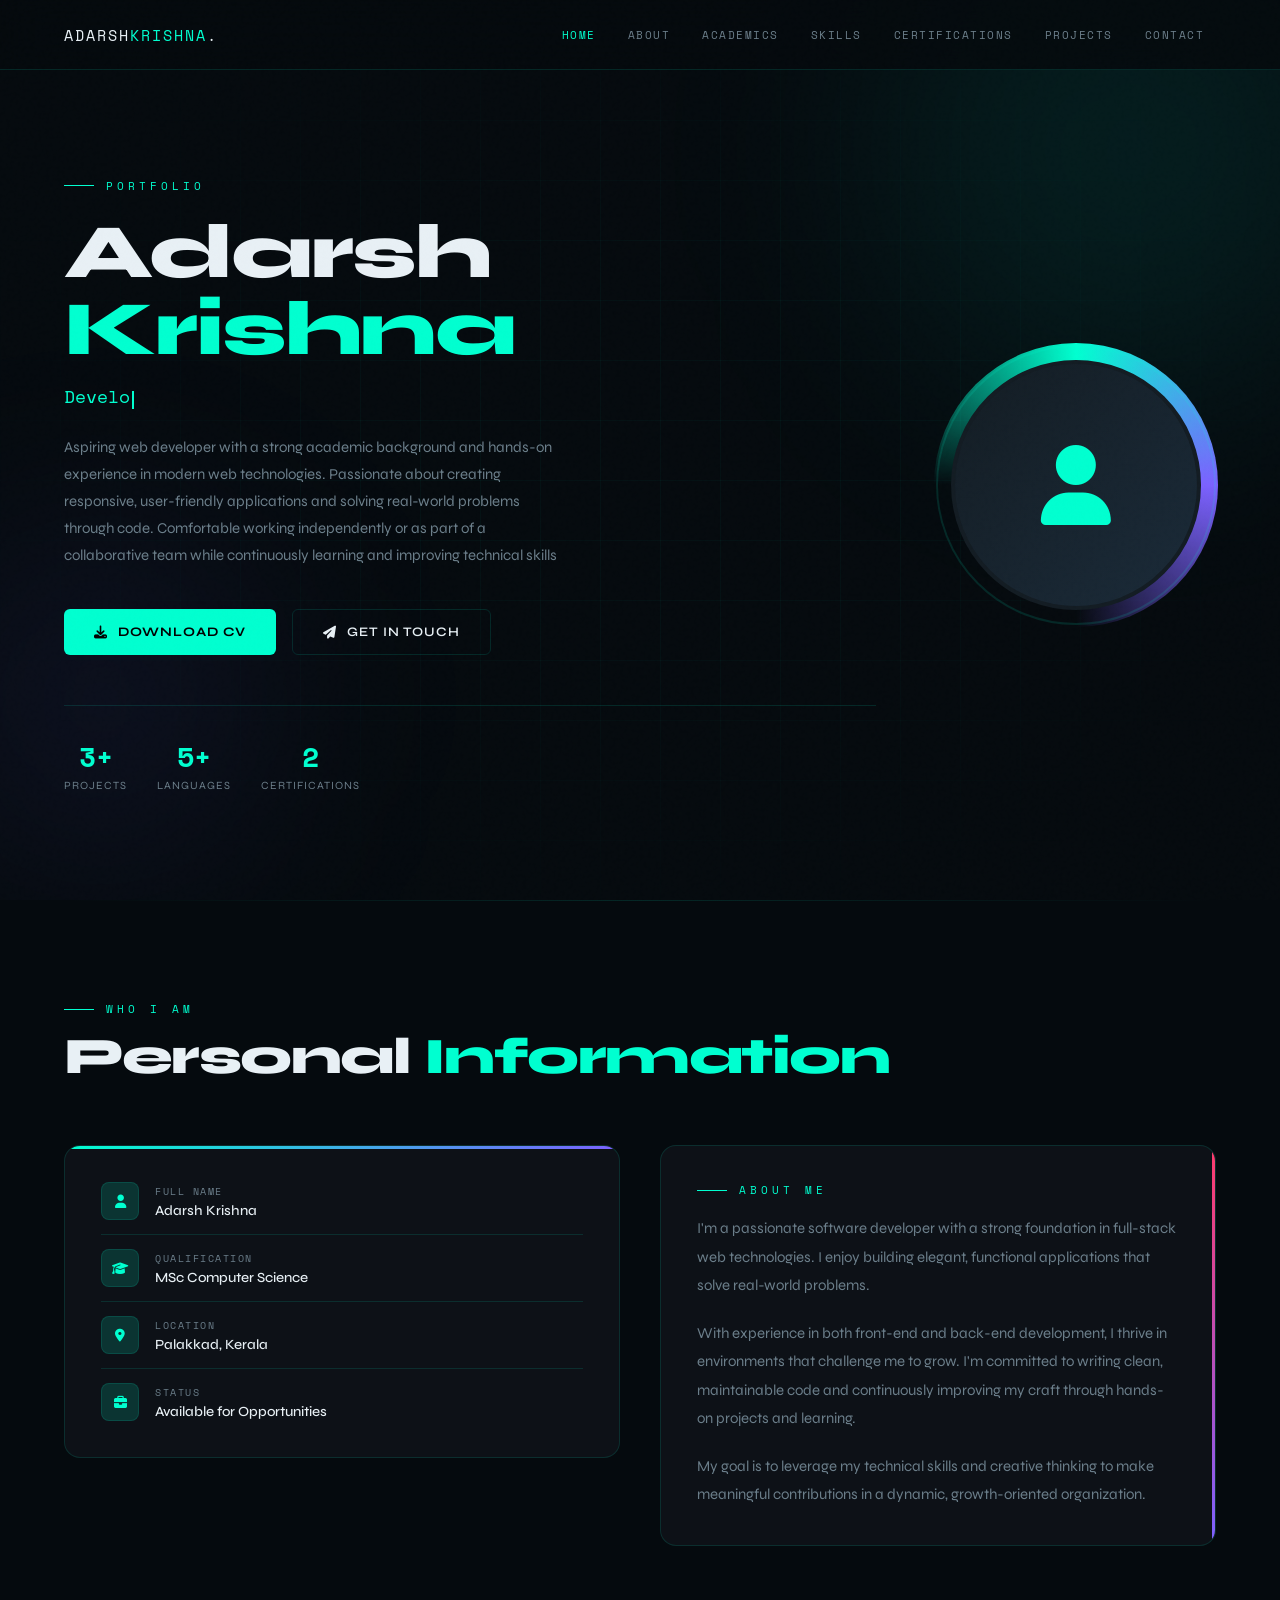
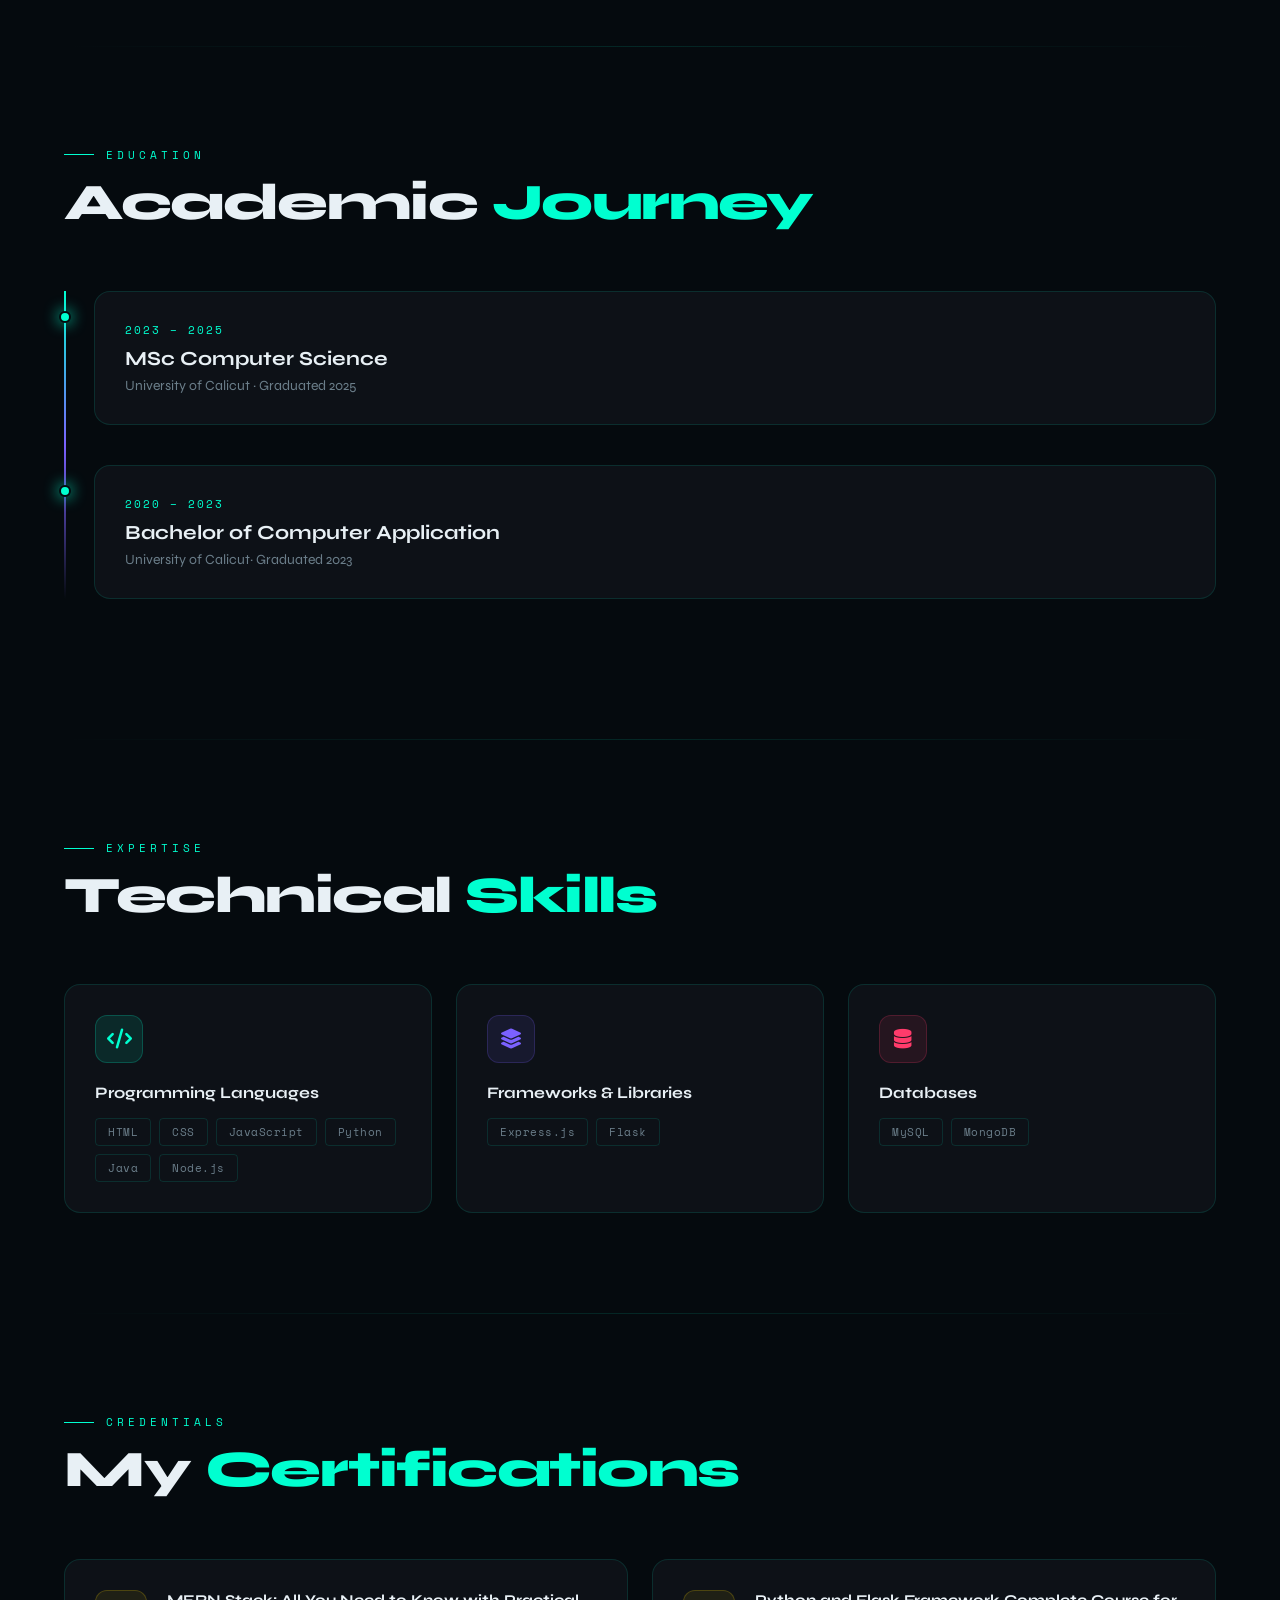
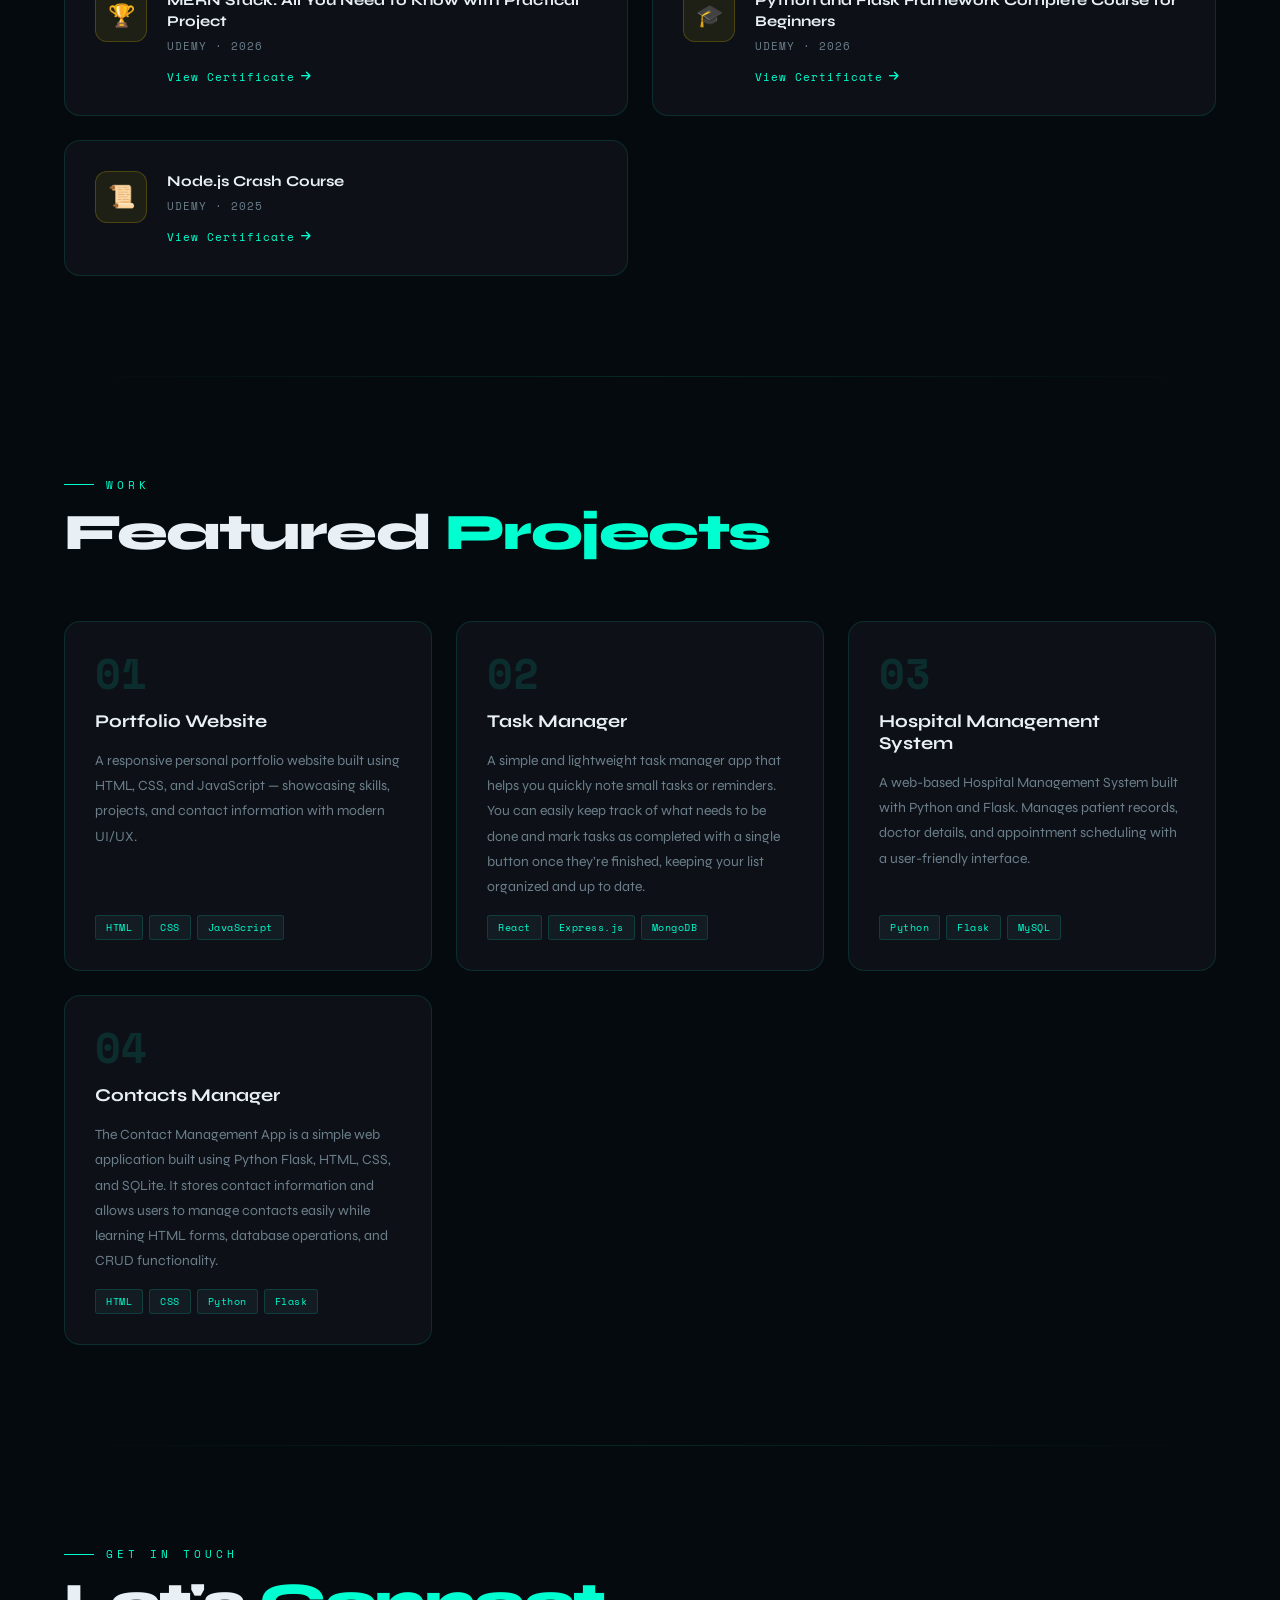
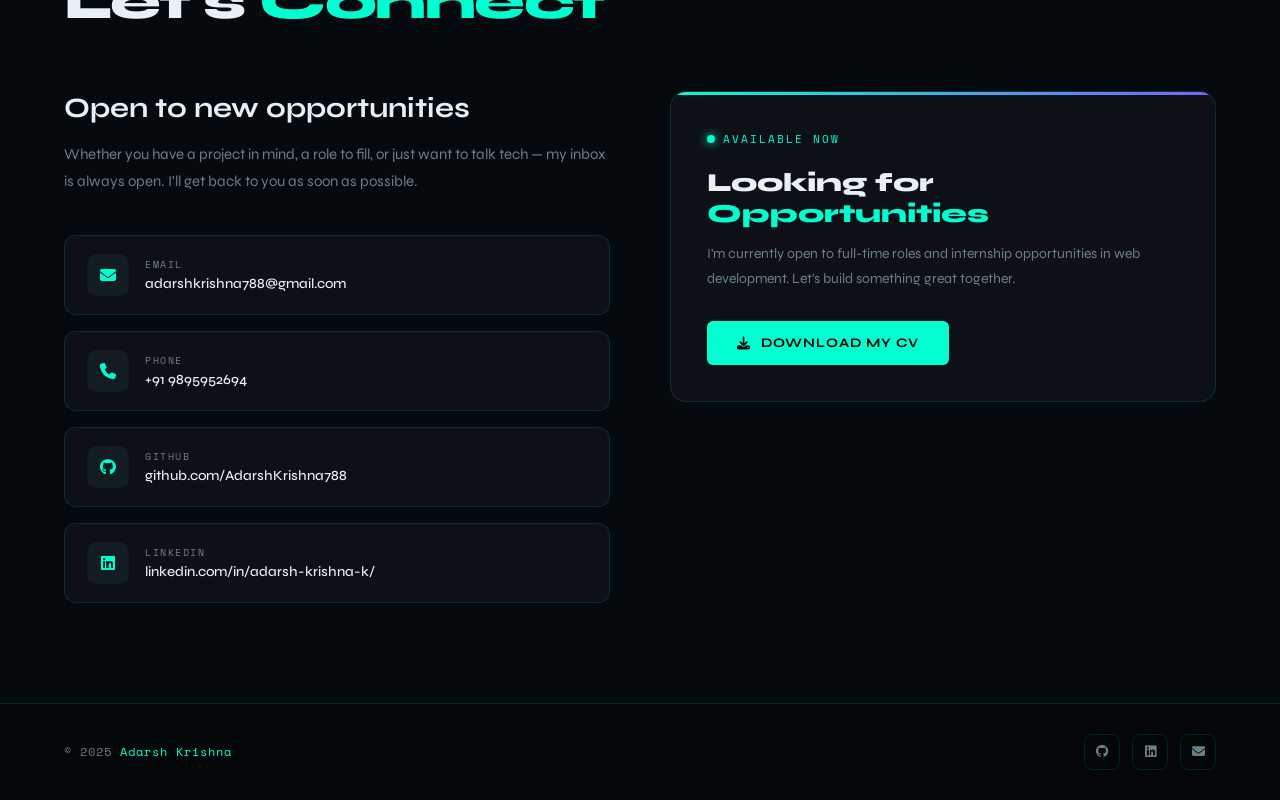
<file: index.html>
<!DOCTYPE html>
<html lang="en">
<head>
<meta charset="UTF-8"/>
<meta name="viewport" content="width=device-width, initial-scale=1.0"/>
<title>Adarsh Krishna </title>
<link rel="preconnect" href="https://fonts.googleapis.com">
<link rel="preconnect" href="https://fonts.gstatic.com" crossorigin>
<link href="https://fonts.googleapis.com/css2?family=Space+Mono:ital,wght@0,400;0,700;1,400&family=Syne:wght@400;500;600;700;800&display=swap" rel="stylesheet">
<link href="https://cdnjs.cloudflare.com/ajax/libs/font-awesome/6.5.0/css/all.min.css" rel="stylesheet">
<link rel="stylesheet" href="assets/CSS/style.css">
</head>
<body>

<div class="cursor" id="cursor"></div>
<div class="cursor-ring" id="cursor-ring"></div>

<!-- HEADER -->
<header>
  <div class="logo"><span>Adarsh</span>Krishna<span>.</span></div>
  <nav>
    <a href="#home">Home</a>
    <a href="#about">About</a>
    <a href="#academics">Academics</a>
    <a href="#skills">Skills</a>
    <a href="#certifications">certifications</a>
    <a href="#projects">Projects</a>
    <a href="#contact">Contact</a>
  </nav>
  <div class="hamburger" id="hamburger">
    <span></span><span></span><span></span>
  </div>
</header>

<div class="mobile-nav" id="mobile-nav">
  <a href="#home" onclick="closeMenu()">Home</a>
  <a href="#about" onclick="closeMenu()">About</a>
  <a href="#academics" onclick="closeMenu()">Academics</a>
  <a href="#skills" onclick="closeMenu()">Skills</a>
  <a href="#certifications" onclick="closeMenu()">Certifications</a>
  <a href="#projects" onclick="closeMenu()">Projects</a>
  <a href="#contact" onclick="closeMenu()">Contact</a>
</div>

<!-- HERO -->
<section id="home">
  <div class="hero-grid"></div>
  <div class="hero-orb orb1"></div>
  <div class="hero-orb orb2"></div>

  <div class="hero-inner">
    <div class="hero-content">
      <div class="hero-label">Portfolio</div>
      <h1 class="hero-name">Adarsh<br><span class="highlight">Krishna</span></h1>
      <div class="hero-role">
        <span class="typed-text" id="typed"></span><span class="cursor-blink"></span>
      </div>
      <p class="hero-bio">
        Aspiring web developer with a strong academic background and hands-on experience in modern web technologies. Passionate about creating responsive, user-friendly applications and solving real-world problems through code. Comfortable working independently or as part of a collaborative team while continuously learning and improving technical skills
      </p>
      <div class="hero-cta">
        <a href="https://drive.google.com/file/d/136rv4435R88rVLope38XxyQRYbCd4XHd/view?usp=sharing" download class="btn-primary">
          <i class="fa-solid fa-download"></i> Download CV
        </a>
        <a href="#contact" class="btn-secondary">
          <i class="fa-solid fa-paper-plane"></i> Get in Touch
        </a>
      </div>
      <div class="hero-stats">
        <div class="stat">
          <div class="stat-num">3+</div>
          <div class="stat-label">Projects</div>
        </div>
        <div class="stat">
          <div class="stat-num">5+</div>
          <div class="stat-label">Languages</div>
        </div>
        <div class="stat">
          <div class="stat-num">2</div>
          <div class="stat-label">Certifications</div>
        </div>
      </div>
    </div>

    <div class="hero-photo-wrap">
      <div class="hero-photo-ring">
        <div class="hero-photo-placeholder">
          <i class="fa-solid fa-user"></i>
        </div>
      </div>
    </div>
  </div>
</section>

<div class="divider"></div>

<!-- ABOUT -->
<section id="about">
  <div class="section-label">Who I Am</div>
  <h2 class="section-title">Personal <em>Information</em></h2>

  <div class="about-grid">
    <div class="info-card reveal">
      <div class="info-row">
        <div class="info-icon"><i class="fa-solid fa-user"></i></div>
        <div>
          <div class="info-label">Full Name</div>
          <div class="info-value">Adarsh Krishna</div>
        </div>
      </div>
      
      <div class="info-row">
        <div class="info-icon"><i class="fa-solid fa-graduation-cap"></i></div>
        <div>
          <div class="info-label">Qualification</div>
          <div class="info-value">MSc Computer Science</div>
        </div>
      </div>
      <div class="info-row">
        <div class="info-icon"><i class="fa-solid fa-location-dot"></i></div>
        <div>
          <div class="info-label">Location</div>
          <div class="info-value">Palakkad, Kerala</div>
        </div>
      </div>



      
      <div class="info-row">
        <div class="info-icon"><i class="fa-solid fa-briefcase"></i></div>
        <div>
          <div class="info-label">Status</div>
          <div class="info-value">Available for Opportunities</div>
        </div>
      </div>
    </div>

    <div class="bio-card reveal reveal-delay-1">
      <div class="section-label" style="margin-bottom:16px;">About Me</div>
      <p>
        I'm a passionate software developer with a strong foundation in full-stack web technologies.
        I enjoy building elegant, functional applications that solve real-world problems.
      </p>
      <br>
      <p>
        With experience in both front-end and back-end development, I thrive in environments that
        challenge me to grow. I'm committed to writing clean, maintainable code and continuously
        improving my craft through hands-on projects and learning.
      </p>
      <br>
      <p>
        My goal is to leverage my technical skills and creative thinking to make meaningful contributions
        in a dynamic, growth-oriented organization.
      </p>
    </div>
  </div>
</section>

<div class="divider"></div>

<!-- ACADEMICS -->
<section id="academics">
  <div class="section-label">Education</div>
  <h2 class="section-title">Academic <em>Journey</em></h2>

  <div class="timeline">
    <div class="timeline-item reveal">
      <div class="timeline-card">
        <div class="timeline-year">2023 – 2025</div>
        <div class="timeline-degree">MSc Computer Science</div>
        <div class="timeline-school">University of Calicut · Graduated 2025</div>
      </div>
    </div>

    <div class="timeline-item reveal reveal-delay-1">
      <div class="timeline-card">
        <div class="timeline-year">2020 – 2023</div>
        <div class="timeline-degree">Bachelor of Computer Application</div>
        <div class="timeline-school"> University of Calicut· Graduated 2023</div>
      </div>
    </div>
  </div>
</section>

<div class="divider"></div>

<!-- SKILLS -->
<section id="skills">
  <div class="section-label">Expertise</div>
  <h2 class="section-title">Technical <em>Skills</em></h2>

  <div class="skills-grid">
    <div class="skill-card reveal">
      <div class="skill-icon cyan"><i class="fa-solid fa-code"></i></div>
      <div class="skill-name">Programming Languages</div>
      <div class="tags">
        <span class="tag">HTML</span>
        <span class="tag">CSS</span>
        <span class="tag">JavaScript</span>
        <span class="tag">Python</span>
        <span class="tag">Java</span>
        <span class="tag">Node.js</span>
      </div>
    </div>

    <div class="skill-card reveal reveal-delay-1">
      <div class="skill-icon purple"><i class="fa-solid fa-layer-group"></i></div>
      <div class="skill-name">Frameworks & Libraries</div>
      <div class="tags">
        <span class="tag">Express.js</span>
        <span class="tag">Flask</span>
       
      </div>
    </div>

    <div class="skill-card reveal reveal-delay-2">
      <div class="skill-icon red"><i class="fa-solid fa-database"></i></div>
      <div class="skill-name">Databases</div>
      <div class="tags">
        <span class="tag">MySQL</span>
        <span class="tag">MongoDB</span>
      </div>
    </div>
  </div>
</section>

<div class="divider"></div>

<!-- CERTIFICATIONS -->
<section id="certifications">
  <div class="section-label">Credentials</div>
  <h2 class="section-title">My <em>Certifications</em></h2>

  <div class="cert-grid">
    <div class="cert-card reveal">
      <div class="cert-badge">🏆</div>
      <div class="cert-body">
        <div class="cert-title">MERN Stack: All You Need to Know with Practical Project</div>
        <div class="cert-issuer">Udemy · 2026</div>
        <a href="https://www.linkedin.com/posts/adarsh-krishna-k_fullstackdevelopment-nodejs-expressjs-share-7434459998048411649-fnZp?utm_source=social_share_send&utm_medium=member_desktop_web&rcm=ACoAAD55ulYBDt4Ot4sYkNrqrvPUE3Xy-QZgLKs" target="_blank" class="cert-link">
          View Certificate <i class="fa-solid fa-arrow-right"></i>
        </a>
      </div>
    </div>

    <div class="cert-card reveal reveal-delay-1">
      <div class="cert-badge">🎓</div>
      <div class="cert-body">
        <div class="cert-title">Python and Flask Framework Complete Course for Beginners</div>
        <div class="cert-issuer">Udemy · 2026</div>
        <a href="https://www.linkedin.com/posts/adarsh-krishna-k_python-flask-webdevelopment-share-7434459085565218816-DIoN?utm_source=social_share_send&utm_medium=member_desktop_web&rcm=ACoAAD55ulYBDt4Ot4sYkNrqrvPUE3Xy-QZgLKs" target="_blank" class="cert-link">
          View Certificate <i class="fa-solid fa-arrow-right"></i>
        </a>
      </div>
    </div>
    <div class="cert-card reveal reveal-delay-1">
      <div class="cert-badge">📜</div>
      <div class="cert-body">
        <div class="cert-title">Node.js Crash Course</div>
        <div class="cert-issuer">Udemy · 2025</div>
        <a href="https://www.linkedin.com/posts/adarsh-krishna-k_nodejs-webdevelopment-backenddevelopment-share-7320711403298816002-QSOC/?highlightedUpdateUrn=urn%3Ali%3Aactivity%3A7320711404322181120&highlightedUpdateType=SOCIAL_SHARE&origin=SOCIAL_SHARE&utm_source=social_share_send&utm_medium=member_desktop_web&rcm=ACoAAD55ulYBDt4Ot4sYkNrqrvPUE3Xy-QZgLKs" target="_blank" class="cert-link">
          View Certificate <i class="fa-solid fa-arrow-right"></i>
        </a>
      </div>
    </div>
  </div>
</section>

<div class="divider"></div>

<!-- PROJECTS -->
<section id="projects">
  <div class="section-label">Work</div>
  <h2 class="section-title">Featured <em>Projects</em></h2>

  <div class="projects-grid">
    <div class="project-card reveal">
      <div class="project-num">01</div>
      <div class="project-title">
        <a href="https://adarshkrishna788.github.io/Adarsh-Krishna-K/#home">
          Portfolio Website
          <i class="fa-solid fa-arrow-up-right-from-square"></i>
        </a>
      </div>
      <p class="project-desc">
        A responsive personal portfolio website built using HTML, CSS, and JavaScript — showcasing skills, projects, and contact information with modern UI/UX.
      </p>
      <div class="project-stack">
        <span class="stack-tag">HTML</span>
        <span class="stack-tag">CSS</span>
        <span class="stack-tag">JavaScript</span>
      </div>
    </div>

    <div class="project-card reveal reveal-delay-1">
      <div class="project-num">02</div>
      <div class="project-title">
        <a href="https://github.com/AdarshKrishna788/Task-Manager">
          Task Manager
          <i class="fa-solid fa-arrow-up-right-from-square"></i>
        </a>
      </div>
      <p class="project-desc">
       
A simple and lightweight task manager app that helps you quickly note small tasks or reminders. You can easily keep track of what needs to be done and mark tasks as completed with a single button once they’re finished, keeping your list organized and up to date. 
      </p>
      <div class="project-stack">
        <span class="stack-tag">React</span>
        <span class="stack-tag">Express.js</span>
        <span class="stack-tag">MongoDB</span>
        
      </div>
    </div>

    <div class="project-card reveal reveal-delay-2">
      <div class="project-num">03</div>
      <div class="project-title">
        <a href="https://github.com/AdarshKrishna788/hospital-appoinment">
          Hospital Management System
          <i class="fa-solid fa-arrow-up-right-from-square"></i>
        </a>
      </div>
      <p class="project-desc">
        A web-based Hospital Management System built with Python and Flask. Manages patient records, doctor details, and appointment scheduling with a user-friendly interface.
      </p>
      <div class="project-stack">
        <span class="stack-tag">Python</span>
        <span class="stack-tag">Flask</span>
        <span class="stack-tag">MySQL</span>
      </div>
    </div>
    <div class="project-card reveal">
      <div class="project-num">04</div>
      <div class="project-title">
        <a href="https://github.com/AdarshKrishna788/Contact-Management" target="_blank">
          Contacts Manager
          <i class="fa-solid fa-arrow-up-right-from-square"></i>
        </a>
      </div>
      <p class="project-desc">
       The Contact Management App is a simple web application built using Python Flask, HTML, CSS, and SQLite. It stores contact information and allows users to manage contacts easily while learning HTML forms, database operations, and CRUD functionality.
       </p>
      <div class="project-stack">
        <span class="stack-tag">HTML</span>
        <span class="stack-tag">CSS</span>
        <span class="stack-tag">Python</span>
        <span class="stack-tag">Flask</span>
      </div>
    </div>
  </div>
</section>

<div class="divider"></div>

<!-- CONTACT -->
<section id="contact">
  <div class="section-label">Get In Touch</div>
  <h2 class="section-title">Let's <em>Connect</em></h2>

  <div class="contact-grid">
    <div class="contact-text">
      <h3>Open to new opportunities</h3>
      <p>
        Whether you have a project in mind, a role to fill, or just want to talk tech —
        my inbox is always open. I'll get back to you as soon as possible.
      </p>

      <div class="contact-links">
        <a href="mailto:adarshkrishna788@gmail.com" class="contact-link-item reveal">
          <div class="contact-link-icon"><i class="fa-solid fa-envelope"></i></div>
          <div>
            <div class="contact-link-label">Email</div>
            <div class="contact-link-value">adarshkrishna788@gmail.com</div>
          </div>
        </a>

        <a href="tel:+919895952694" class="contact-link-item reveal reveal-delay-1">
          <div class="contact-link-icon"><i class="fa-solid fa-phone"></i></div>
          <div>
            <div class="contact-link-label">Phone</div>
            <div class="contact-link-value">+91 9895952694</div>
          </div>
        </a>

        <a href="https://github.com/AdarshKrishna788" target="_blank" class="contact-link-item reveal reveal-delay-2">
          <div class="contact-link-icon"><i class="fa-brands fa-github"></i></div>
          <div>
            <div class="contact-link-label">GitHub</div>
            <div class="contact-link-value">github.com/AdarshKrishna788</div>
          </div>
        </a>

        <a href="https://www.linkedin.com/in/adarsh-krishna-k/" target="_blank" class="contact-link-item reveal reveal-delay-3">
          <div class="contact-link-icon"><i class="fa-brands fa-linkedin"></i></div>
          <div>
            <div class="contact-link-label">LinkedIn</div>
            <div class="contact-link-value">linkedin.com/in/adarsh-krishna-k/</div>
          </div>
        </a>
      </div>
    </div>

    <div class="availability-card reveal reveal-delay-1">
      <div class="avail-dot">Available Now</div>
      <div class="avail-title">Looking for<br><em>Opportunities</em></div>
      <p class="avail-text">
        I'm currently open to full-time roles and internship opportunities in web development.
        Let's build something great together.
      </p>
      <a href="https://drive.google.com/file/d/1wt3pyf-lfOXISml_1Qmmlzu9AWf6OiPz/view?usp=sharing" download class="btn-primary" style="width:fit-content">
        <i class="fa-solid fa-download"></i> Download My CV
      </a>
    </div>
  </div>
</section>

<!-- FOOTER -->
<footer>
  <div class="footer-text">© 2025 <span>Adarsh Krishna</span></div>
  <div class="footer-socials">
    <a href="https://github.com/AdarshKrishna788" target="_blank" class="footer-social"><i class="fa-brands fa-github"></i></a>
    <a href="https://www.linkedin.com/in/adarsh-krishna-k/" target="_blank" class="footer-social"><i class="fa-brands fa-linkedin"></i></a>
    <a href="mailto:adarshkrishna@gmail.com" class="footer-social"><i class="fa-solid fa-envelope"></i></a>
  </div>
</footer>

<script src="assets/JS/main.js"></script>
</body>
</html>
</file>
<file: assets/CSS/style.css>
:root {
  --bg: #050a0e;
  --surface: #0d1117;
  --surface2: #131c23;
  --accent: #00ffd0;
  --accent2: #ff3b6b;
  --accent3: #7b61ff;
  --text: #e8f0f5;
  --muted: #6b7e8a;
  --border: rgba(0,255,208,0.12);
  --glow: rgba(0,255,208,0.15);
}

*, *::before, *::after {
  margin: 0;
  padding: 0;
  box-sizing: border-box;
}

html {
  scroll-behavior: smooth;
}

body {
  background: var(--bg);
  color: var(--text);
  font-family: 'Syne', sans-serif;
  overflow-x: hidden;
  cursor: auto; 
}


a,
button,
.hamburger,
[role="button"] {
  cursor: pointer;
}


.custom-cursor,
.cursor-dot,
.cursor-outline,
.cursor-follower,
#custom-cursor,
#cursor-dot,
#cursor-outline {
  display: none !important;
  pointer-events: none !important;
}


body::before {
  content: '';
  position: fixed;
  inset: 0;
  background-image: url("data:image/svg+xml,%3Csvg viewBox='0 0 256 256' xmlns='http://www.w3.org/2000/svg'%3E%3Cfilter id='noise'%3E%3CfeTurbulence type='fractalNoise' baseFrequency='0.9' numOctaves='4' stitchTiles='stitch'/%3E%3C/filter%3E%3Crect width='100%25' height='100%25' filter='url(%23noise)' opacity='0.04'/%3E%3C/svg%3E");
  pointer-events: none;
  z-index: 9998;
  opacity: 0.4;
}


::-webkit-scrollbar {
  width: 4px;
}

::-webkit-scrollbar-track {
  background: var(--bg);
}

::-webkit-scrollbar-thumb {
  background: var(--accent);
  border-radius: 2px;
}


header {
  position: fixed;
  top: 0;
  width: 100%;
  z-index: 1000;
  padding: 0 5%;
  height: 70px;
  display: flex;
  align-items: center;
  justify-content: space-between;
  background: rgba(5,10,14,0.85);
  backdrop-filter: blur(20px);
  border-bottom: 1px solid var(--border);
}

.logo {
  font-family: 'Space Mono', monospace;
  font-size: 15px;
  color: var(--accent);
  letter-spacing: 2px;
  text-transform: uppercase;
}

.logo span {
  color: var(--text);
}

nav {
  display: flex;
  gap: 8px;
  align-items: center;
}

nav a {
  font-family: 'Space Mono', monospace;
  font-size: 11px;
  letter-spacing: 1.5px;
  text-transform: uppercase;
  color: var(--muted);
  text-decoration: none;
  padding: 6px 12px;
  border-radius: 4px;
  transition: all 0.3s;
  position: relative;
}

nav a:hover {
  color: var(--accent);
  background: var(--glow);
}

.hamburger {
  display: none;
  flex-direction: column;
  gap: 5px;
  cursor: pointer;
  padding: 5px;
  border: none;
  background: transparent;
}

.hamburger span {
  display: block;
  width: 22px;
  height: 2px;
  background: var(--text);
  transition: all 0.3s;
  border-radius: 2px;
}

.hamburger.open span:nth-child(1) {
  transform: translateY(7px) rotate(45deg);
}

.hamburger.open span:nth-child(2) {
  opacity: 0;
}

.hamburger.open span:nth-child(3) {
  transform: translateY(-7px) rotate(-45deg);
}

.mobile-nav {
  display: none;
  position: fixed;
  top: 70px;
  left: 0;
  right: 0;
  background: rgba(5,10,14,0.97);
  backdrop-filter: blur(30px);
  border-bottom: 1px solid var(--border);
  flex-direction: column;
  padding: 20px 5%;
  gap: 5px;
  z-index: 999;
}

.mobile-nav.open {
  display: flex;
}

.mobile-nav a {
  font-family: 'Space Mono', monospace;
  font-size: 13px;
  letter-spacing: 2px;
  text-transform: uppercase;
  color: var(--muted);
  text-decoration: none;
  padding: 12px 15px;
  border-radius: 6px;
  transition: all 0.3s;
  border: 1px solid transparent;
}

.mobile-nav a:hover {
  color: var(--accent);
  border-color: var(--border);
  background: var(--glow);
}

/* HERO */
#home {
  min-height: 100vh;
  display: flex;
  align-items: center;
  padding: 0 5%;
  padding-top: 70px;
  position: relative;
  overflow: hidden;
}

.hero-grid {
  position: absolute;
  inset: 0;
  background-image:
    linear-gradient(rgba(0,255,208,0.03) 1px, transparent 1px),
    linear-gradient(90deg, rgba(0,255,208,0.03) 1px, transparent 1px);
  background-size: 60px 60px;
  mask-image: radial-gradient(ellipse at 50% 50%, black 30%, transparent 80%);
  pointer-events: none;
}

.hero-orb {
  position: absolute;
  border-radius: 50%;
  filter: blur(120px);
  pointer-events: none;
}

.orb1 {
  width: 500px;
  height: 500px;
  background: rgba(0,255,208,0.08);
  top: -100px;
  right: -100px;
  animation: drift 8s ease-in-out infinite;
}

.orb2 {
  width: 300px;
  height: 300px;
  background: rgba(123,97,255,0.1);
  bottom: 50px;
  left: -50px;
  animation: drift 10s ease-in-out infinite reverse;
}

@keyframes drift {
  0%, 100% { transform: translate(0,0) scale(1); }
  33% { transform: translate(30px,-20px) scale(1.05); }
  66% { transform: translate(-20px,15px) scale(0.95); }
}

.hero-inner {
  display: flex;
  align-items: center;
  justify-content: space-between;
  gap: 60px;
  width: 100%;
  max-width: 1200px;
  margin: 0 auto;
  position: relative;
  z-index: 2;
}

.hero-content {
  flex: 1;
}

.hero-label {
  font-family: 'Space Mono', monospace;
  font-size: 11px;
  letter-spacing: 4px;
  text-transform: uppercase;
  color: var(--accent);
  margin-bottom: 20px;
  display: flex;
  align-items: center;
  gap: 12px;
}

.hero-label::before {
  content: '';
  width: 30px;
  height: 1px;
  background: var(--accent);
}

.hero-name {
  font-size: clamp(42px, 6vw, 82px);
  font-weight: 800;
  line-height: 1;
  letter-spacing: -2px;
  margin-bottom: 16px;
}

.hero-name .highlight {
  color: var(--accent);
  position: relative;
}

.hero-role {
  font-family: 'Space Mono', monospace;
  font-size: clamp(14px, 2vw, 18px);
  color: var(--muted);
  margin-bottom: 25px;
  min-height: 26px;
}

.typed-text {
  color: var(--accent);
}

.cursor-blink {
  display: inline-block;
  width: 2px;
  height: 1em;
  background: var(--accent);
  margin-left: 2px;
  vertical-align: text-bottom;
  animation: blink 1s step-end infinite;
}

@keyframes blink {
  0%, 100% { opacity: 1; }
  50% { opacity: 0; }
}

.hero-bio {
  max-width: 500px;
  color: var(--muted);
  font-size: 15px;
  line-height: 1.8;
  margin-bottom: 40px;
}

.hero-cta {
  display: flex;
  gap: 16px;
  flex-wrap: wrap;
}

.btn-primary {
  display: inline-flex;
  align-items: center;
  gap: 10px;
  padding: 14px 30px;
  background: var(--accent);
  color: #000;
  border-radius: 6px;
  font-weight: 700;
  font-size: 13px;
  letter-spacing: 1px;
  text-decoration: none;
  text-transform: uppercase;
  transition: all 0.3s;
  position: relative;
  overflow: hidden;
  cursor: pointer;
}

.btn-primary::after {
  content: '';
  position: absolute;
  inset: 0;
  background: rgba(255,255,255,0.2);
  transform: scaleX(0);
  transform-origin: left;
  transition: transform 0.3s ease;
  pointer-events: none;
}

.btn-primary:hover::after {
  transform: scaleX(1);
}

.btn-primary:hover {
  transform: translateY(-2px);
  box-shadow: 0 15px 40px rgba(0,255,208,0.35);
}

.btn-secondary {
  display: inline-flex;
  align-items: center;
  gap: 10px;
  padding: 14px 30px;
  border: 1px solid var(--border);
  color: var(--text);
  border-radius: 6px;
  font-weight: 600;
  font-size: 13px;
  letter-spacing: 1px;
  text-decoration: none;
  text-transform: uppercase;
  transition: all 0.3s;
  background: transparent;
  cursor: pointer;
}

.btn-secondary:hover {
  border-color: var(--accent);
  color: var(--accent);
  background: var(--glow);
  transform: translateY(-2px);
}


.hero-photo-wrap {
  position: relative;
  flex-shrink: 0;
}

.hero-photo-ring {
  width: 280px;
  height: 280px;
  border-radius: 50%;
  border: 2px solid var(--border);
  display: flex;
  align-items: center;
  justify-content: center;
  position: relative;
  animation: spin-slow 20s linear infinite;
}

@keyframes spin-slow {
  from { transform: rotate(0deg); }
  to { transform: rotate(360deg); }
}

.hero-photo-ring::before {
  content: '';
  position: absolute;
  inset: -4px;
  border-radius: 50%;
  background: conic-gradient(
    var(--accent),
    var(--accent3),
    transparent,
    transparent,
    var(--accent)
  );
  z-index: -1;
  animation: spin-slow 6s linear infinite;
}

.hero-photo {
  width: 250px;
  height: 250px;
  border-radius: 50%;
  object-fit: cover;
  border: 4px solid var(--surface2);
  animation: spin-slow 20s linear infinite reverse;
  background: var(--surface2);
  display: flex;
  align-items: center;
  justify-content: center;
  overflow: hidden;
}

.hero-photo-placeholder {
  width: 250px;
  height: 250px;
  border-radius: 50%;
  background: linear-gradient(135deg, var(--surface2), #1a2a38);
  border: 4px solid var(--surface2);
  display: flex;
  align-items: center;
  justify-content: center;
  font-size: 80px;
  color: var(--accent);
  animation: spin-slow 20s linear infinite reverse;
}

.hero-stats {
  display: flex;
  gap: 30px;
  margin-top: 50px;
  padding-top: 30px;
  border-top: 1px solid var(--border);
}

.stat {
  text-align: center;
}

.stat-num {
  font-size: 28px;
  font-weight: 800;
  color: var(--accent);
  font-family: 'Space Mono', monospace;
}

.stat-label {
  font-size: 11px;
  color: var(--muted);
  letter-spacing: 1px;
  text-transform: uppercase;
  margin-top: 2px;
}

/* SECTION BASE */
section {
  padding: 100px 5%;
  max-width: 1300px;
  margin: 0 auto;
  scroll-margin-top: 70px;
}

section.full-w {
  max-width: none;
  padding: 100px 0;
}

.section-label {
  font-family: 'Space Mono', monospace;
  font-size: 11px;
  letter-spacing: 4px;
  color: var(--accent);
  text-transform: uppercase;
  margin-bottom: 12px;
  display: flex;
  align-items: center;
  gap: 12px;
}

.section-label::before {
  content: '';
  width: 30px;
  height: 1px;
  background: var(--accent);
}

.section-title {
  font-size: clamp(32px, 4vw, 52px);
  font-weight: 800;
  letter-spacing: -1.5px;
  margin-bottom: 60px;
  line-height: 1.1;
}

.section-title em {
  color: var(--accent);
  font-style: normal;
}

/* ABOUT */
.about-grid {
  display: grid;
  grid-template-columns: 1fr 1fr;
  gap: 40px;
  align-items: start;
}

.info-card {
  background: var(--surface);
  border: 1px solid var(--border);
  border-radius: 16px;
  padding: 36px;
  position: relative;
  overflow: hidden;
  transition: all 0.4s ease;
}

.info-card::before {
  content: '';
  position: absolute;
  top: 0;
  left: 0;
  width: 100%;
  height: 3px;
  background: linear-gradient(90deg, var(--accent), var(--accent3));
}

.info-card:hover {
  border-color: rgba(0,255,208,0.3);
  transform: translateY(-5px);
  box-shadow: 0 25px 60px rgba(0,0,0,0.5),
              0 0 0 1px rgba(0,255,208,0.1);
}

.info-row {
  display: flex;
  align-items: center;
  gap: 16px;
  padding: 14px 0;
  border-bottom: 1px solid var(--border);
}

.info-row:last-child {
  border-bottom: none;
  padding-bottom: 0;
}

.info-row:first-child {
  padding-top: 0;
}

.info-icon {
  width: 38px;
  height: 38px;
  background: var(--glow);
  border: 1px solid var(--border);
  border-radius: 8px;
  display: flex;
  align-items: center;
  justify-content: center;
  color: var(--accent);
  font-size: 13px;
  flex-shrink: 0;
}

.info-label {
  font-family: 'Space Mono', monospace;
  font-size: 10px;
  letter-spacing: 1.5px;
  text-transform: uppercase;
  color: var(--muted);
  margin-bottom: 3px;
}

.info-value {
  font-size: 14px;
  color: var(--text);
  font-weight: 500;
}

.bio-card {
  background: var(--surface);
  border: 1px solid var(--border);
  border-radius: 16px;
  padding: 36px;
  transition: all 0.4s ease;
  position: relative;
  overflow: hidden;
}

.bio-card::before {
  content: '';
  position: absolute;
  top: 0;
  right: 0;
  width: 3px;
  height: 100%;
  background: linear-gradient(180deg, var(--accent2), var(--accent3));
}

.bio-card:hover {
  border-color: rgba(0,255,208,0.3);
  transform: translateY(-5px);
  box-shadow: 0 25px 60px rgba(0,0,0,0.5);
}

.bio-card p {
  color: var(--muted);
  line-height: 1.9;
  font-size: 15px;
}

/* ACADEMICS */
.timeline {
  position: relative;
  padding-left: 30px;
}

.timeline::before {
  content: '';
  position: absolute;
  left: 0;
  top: 0;
  bottom: 0;
  width: 2px;
  background: linear-gradient(180deg, var(--accent), var(--accent3), transparent);
}

.timeline-item {
  position: relative;
  margin-bottom: 40px;
}

.timeline-item::before {
  content: '';
  position: absolute;
  left: -35px;
  top: 20px;
  width: 12px;
  height: 12px;
  border-radius: 50%;
  background: var(--accent);
  box-shadow: 0 0 15px var(--accent);
  border: 2px solid var(--bg);
}

.timeline-card {
  background: var(--surface);
  border: 1px solid var(--border);
  border-radius: 16px;
  padding: 30px;
  transition: all 0.4s ease;
  position: relative;
  overflow: hidden;
}

.timeline-card::after {
  content: '';
  position: absolute;
  inset: 0;
  background: linear-gradient(135deg, rgba(0,255,208,0.03), transparent);
  opacity: 0;
  transition: opacity 0.3s;
  pointer-events: none;
}

.timeline-card:hover {
  border-color: rgba(0,255,208,0.3);
  transform: translateX(8px);
}

.timeline-card:hover::after {
  opacity: 1;
}

.timeline-year {
  font-family: 'Space Mono', monospace;
  font-size: 11px;
  letter-spacing: 2px;
  color: var(--accent);
  text-transform: uppercase;
  margin-bottom: 8px;
}

.timeline-degree {
  font-size: 20px;
  font-weight: 700;
  margin-bottom: 6px;
}

.timeline-school {
  color: var(--muted);
  font-size: 14px;
}

/* SKILLS */
.skills-grid {
  display: grid;
  grid-template-columns: repeat(3, 1fr);
  gap: 24px;
}

.skill-card {
  background: var(--surface);
  border: 1px solid var(--border);
  border-radius: 16px;
  padding: 30px;
  transition: all 0.4s ease;
  position: relative;
  overflow: hidden;
}

.skill-card::before {
  content: '';
  position: absolute;
  inset: 0;
  background: radial-gradient(circle at 80% 20%, rgba(0,255,208,0.06), transparent 60%);
  opacity: 0;
  transition: opacity 0.4s;
  pointer-events: none;
}

.skill-card:hover::before {
  opacity: 1;
}

.skill-card:hover {
  border-color: rgba(0,255,208,0.25);
  transform: translateY(-6px);
  box-shadow: 0 20px 50px rgba(0,0,0,0.4);
}

.skill-icon {
  width: 48px;
  height: 48px;
  border-radius: 12px;
  display: flex;
  align-items: center;
  justify-content: center;
  font-size: 20px;
  margin-bottom: 20px;
}

.skill-icon.cyan {
  background: rgba(0,255,208,0.1);
  color: var(--accent);
  border: 1px solid rgba(0,255,208,0.2);
}

.skill-icon.purple {
  background: rgba(123,97,255,0.1);
  color: var(--accent3);
  border: 1px solid rgba(123,97,255,0.2);
}

.skill-icon.red {
  background: rgba(255,59,107,0.1);
  color: var(--accent2);
  border: 1px solid rgba(255,59,107,0.2);
}

.skill-name {
  font-size: 16px;
  font-weight: 700;
  margin-bottom: 16px;
}

.tags {
  display: flex;
  flex-wrap: wrap;
  gap: 8px;
}

.tag {
  font-family: 'Space Mono', monospace;
  font-size: 11px;
  padding: 5px 12px;
  border-radius: 4px;
  letter-spacing: 0.5px;
  border: 1px solid var(--border);
  color: var(--muted);
  transition: all 0.3s;
}

.skill-card:hover .tag {
  border-color: rgba(0,255,208,0.25);
  color: var(--text);
}

/* CERTIFICATIONS */
.cert-grid {
  display: grid;
  grid-template-columns: repeat(2, 1fr);
  gap: 24px;
}

.cert-card {
  background: var(--surface);
  border: 1px solid var(--border);
  border-radius: 16px;
  padding: 30px;
  transition: all 0.4s ease;
  display: flex;
  gap: 20px;
  align-items: flex-start;
  position: relative;
  overflow: hidden;
}

.cert-card::before {
  content: '';
  position: absolute;
  bottom: 0;
  left: 0;
  right: 0;
  height: 2px;
  background: linear-gradient(90deg, var(--accent), var(--accent3));
  transform: scaleX(0);
  transform-origin: left;
  transition: transform 0.4s ease;
}

.cert-card:hover::before {
  transform: scaleX(1);
}

.cert-card:hover {
  border-color: rgba(0,255,208,0.3);
  transform: translateY(-5px);
  box-shadow: 0 20px 50px rgba(0,0,0,0.4);
}

.cert-badge {
  width: 52px;
  height: 52px;
  border-radius: 12px;
  background: rgba(255,215,0,0.08);
  border: 1px solid rgba(255,215,0,0.2);
  display: flex;
  align-items: center;
  justify-content: center;
  font-size: 22px;
  flex-shrink: 0;
}

.cert-body {
  flex: 1;
}

.cert-title {
  font-size: 15px;
  font-weight: 700;
  margin-bottom: 6px;
  line-height: 1.4;
}

.cert-issuer {
  font-family: 'Space Mono', monospace;
  font-size: 11px;
  color: var(--muted);
  letter-spacing: 1px;
  margin-bottom: 12px;
  text-transform: uppercase;
}

.cert-link {
  font-family: 'Space Mono', monospace;
  font-size: 11px;
  color: var(--accent);
  text-decoration: none;
  letter-spacing: 1px;
  display: inline-flex;
  align-items: center;
  gap: 6px;
  transition: gap 0.3s;
  cursor: pointer;
}

.cert-link:hover {
  gap: 10px;
}

/* PROJECTS */
.projects-grid {
  display: grid;
  grid-template-columns: repeat(3, 1fr);
  gap: 24px;
}

.project-card {
  background: var(--surface);
  border: 1px solid var(--border);
  border-radius: 16px;
  padding: 30px;
  transition: all 0.4s ease;
  display: flex;
  flex-direction: column;
  gap: 16px;
  position: relative;
  overflow: hidden;
}

.project-card::after {
  content: '';
  position: absolute;
  inset: 0;
  background: linear-gradient(135deg, rgba(0,255,208,0.04), transparent);
  opacity: 0;
  transition: opacity 0.4s;
  pointer-events: none;
}

.project-card:hover::after {
  opacity: 1;
}

.project-card:hover {
  border-color: rgba(0,255,208,0.3);
  transform: translateY(-8px);
  box-shadow: 0 25px 60px rgba(0,0,0,0.5);
}

.project-num {
  font-family: 'Space Mono', monospace;
  font-size: 42px;
  font-weight: 700;
  color: var(--border);
  line-height: 1;
  transition: color 0.4s;
}

.project-card:hover .project-num {
  color: rgba(0,255,208,0.12);
}

.project-title {
  font-size: 18px;
  font-weight: 700;
}

.project-title a {
  color: var(--text);
  text-decoration: none;
  transition: color 0.3s;
  display: flex;
  align-items: center;
  gap: 8px;
  cursor: pointer;
}

.project-title a:hover {
  color: var(--accent);
}

.project-title a .fa-arrow-up-right-from-square {
  font-size: 12px;
  opacity: 0;
  transform: translateX(-5px);
  transition: all 0.3s;
}

.project-card:hover .project-title a .fa-arrow-up-right-from-square {
  opacity: 1;
  transform: translateX(0);
}

.project-desc {
  color: var(--muted);
  font-size: 14px;
  line-height: 1.8;
  flex: 1;
}

.project-stack {
  display: flex;
  flex-wrap: wrap;
  gap: 6px;
  margin-top: auto;
}

.stack-tag {
  font-family: 'Space Mono', monospace;
  font-size: 10px;
  letter-spacing: 0.5px;
  padding: 4px 10px;
  border-radius: 3px;
  background: var(--surface2);
  color: var(--accent);
  border: 1px solid rgba(0,255,208,0.15);
}

/* CONTACT */
#contact {
  padding: 100px 5%;
  max-width: 1300px;
  margin: 0 auto;
}

.contact-grid {
  display: grid;
  grid-template-columns: 1fr 1fr;
  gap: 60px;
  align-items: start;
}

.contact-text h3 {
  font-size: 28px;
  font-weight: 700;
  margin-bottom: 16px;
}

.contact-text p {
  color: var(--muted);
  line-height: 1.8;
  font-size: 15px;
  margin-bottom: 40px;
}

.contact-links {
  display: flex;
  flex-direction: column;
  gap: 16px;
}

.contact-link-item {
  display: flex;
  align-items: center;
  gap: 16px;
  padding: 18px 22px;
  background: var(--surface);
  border: 1px solid var(--border);
  border-radius: 12px;
  text-decoration: none;
  color: var(--text);
  transition: all 0.3s;
  cursor: pointer;
}

.contact-link-item:hover {
  border-color: rgba(0,255,208,0.3);
  background: var(--glow);
  transform: translateX(8px);
}

.contact-link-icon {
  width: 42px;
  height: 42px;
  background: var(--surface2);
  border-radius: 10px;
  display: flex;
  align-items: center;
  justify-content: center;
  color: var(--accent);
  font-size: 16px;
  flex-shrink: 0;
  transition: all 0.3s;
}

.contact-link-item:hover .contact-link-icon {
  background: var(--accent);
  color: #000;
}

.contact-link-label {
  font-family: 'Space Mono', monospace;
  font-size: 10px;
  letter-spacing: 1.5px;
  text-transform: uppercase;
  color: var(--muted);
  margin-bottom: 3px;
}

.contact-link-value {
  font-size: 14px;
  font-weight: 500;
}

.availability-card {
  background: var(--surface);
  border: 1px solid var(--border);
  border-radius: 16px;
  padding: 36px;
  position: relative;
  overflow: hidden;
}

.availability-card::before {
  content: '';
  position: absolute;
  top: 0;
  left: 0;
  right: 0;
  height: 3px;
  background: linear-gradient(90deg, var(--accent), var(--accent3));
}

.avail-dot {
  display: inline-flex;
  align-items: center;
  gap: 8px;
  font-family: 'Space Mono', monospace;
  font-size: 11px;
  letter-spacing: 2px;
  color: var(--accent);
  text-transform: uppercase;
  margin-bottom: 20px;
}

.avail-dot::before {
  content: '';
  width: 8px;
  height: 8px;
  border-radius: 50%;
  background: var(--accent);
  box-shadow: 0 0 10px var(--accent);
  animation: pulse 2s ease-in-out infinite;
}

@keyframes pulse {
  0%, 100% { opacity: 1; transform: scale(1); }
  50% { opacity: 0.6; transform: scale(1.3); }
}

.avail-title {
  font-size: 26px;
  font-weight: 800;
  margin-bottom: 12px;
  line-height: 1.2;
}

.avail-title em {
  color: var(--accent);
  font-style: normal;
}

.avail-text {
  color: var(--muted);
  font-size: 14px;
  line-height: 1.8;
  margin-bottom: 30px;
}

/* FOOTER */
footer {
  border-top: 1px solid var(--border);
  padding: 30px 5%;
  display: flex;
  align-items: center;
  justify-content: space-between;
  background: rgba(0,0,0,0.3);
}

.footer-text {
  font-family: 'Space Mono', monospace;
  font-size: 12px;
  color: var(--muted);
  letter-spacing: 1px;
}

.footer-text span {
  color: var(--accent);
}

.footer-socials {
  display: flex;
  gap: 12px;
}

.footer-social {
  width: 36px;
  height: 36px;
  border: 1px solid var(--border);
  border-radius: 8px;
  display: flex;
  align-items: center;
  justify-content: center;
  color: var(--muted);
  text-decoration: none;
  font-size: 13px;
  transition: all 0.3s;
  cursor: pointer;
}

.footer-social:hover {
  border-color: var(--accent);
  color: var(--accent);
  background: var(--glow);
  transform: translateY(-3px);
}

/* SECTION DIVIDER */
.divider {
  height: 1px;
  background: linear-gradient(90deg, transparent, var(--border), transparent);
  margin: 0 5%;
  width: 90%;
}

/* REVEAL ANIMATION */
.reveal {
  opacity: 0;
  transform: translateY(40px);
  transition: opacity 0.8s ease, transform 0.8s ease;
}

.reveal.visible {
  opacity: 1;
  transform: translateY(0);
}

.reveal-delay-1 {
  transition-delay: 0.1s;
}

.reveal-delay-2 {
  transition-delay: 0.2s;
}

.reveal-delay-3 {
  transition-delay: 0.3s;
}

/* RESPONSIVE */
@media (max-width: 1024px) {
  .skills-grid {
    grid-template-columns: repeat(2, 1fr);
  }

  .projects-grid {
    grid-template-columns: repeat(2, 1fr);
  }

  .about-grid {
    grid-template-columns: 1fr;
  }

  .contact-grid {
    grid-template-columns: 1fr;
    gap: 40px;
  }

  .cert-grid {
    grid-template-columns: 1fr;
  }
}

@media (max-width: 768px) {
  nav {
    display: none;
  }

  .hamburger {
    display: flex;
  }

  .hero-inner {
    flex-direction: column-reverse;
    gap: 40px;
    text-align: center;
    padding-top: 30px;
  }

  .hero-label {
    justify-content: center;
  }

  .hero-bio {
    margin: 0 auto 40px;
  }

  .hero-cta {
    justify-content: center;
  }

  .hero-stats {
    justify-content: center;
  }

  .hero-photo-ring {
    width: 200px;
    height: 200px;
  }

  .hero-photo,
  .hero-photo-placeholder {
    width: 175px;
    height: 175px;
    font-size: 60px;
  }

  .skills-grid,
  .projects-grid {
    grid-template-columns: 1fr;
  }

  footer {
    flex-direction: column;
    gap: 20px;
    text-align: center;
  }

  .section-title {
    letter-spacing: -0.5px;
  }
}

@media (max-width: 480px) {
  header {
    padding: 0 4%;
  }

  section {
    padding: 80px 4%;
  }

  .hero-stats {
    gap: 20px;
  }

  .cert-card {
    flex-direction: column;
  }
}


@media (prefers-reduced-motion: reduce) {
  html {
    scroll-behavior: auto;
  }

  *,
  *::before,
  *::after {
    animation-duration: 0.01ms !important;
    animation-iteration-count: 1 !important;
    transition-duration: 0.01ms !important;
  }
}
</file>
